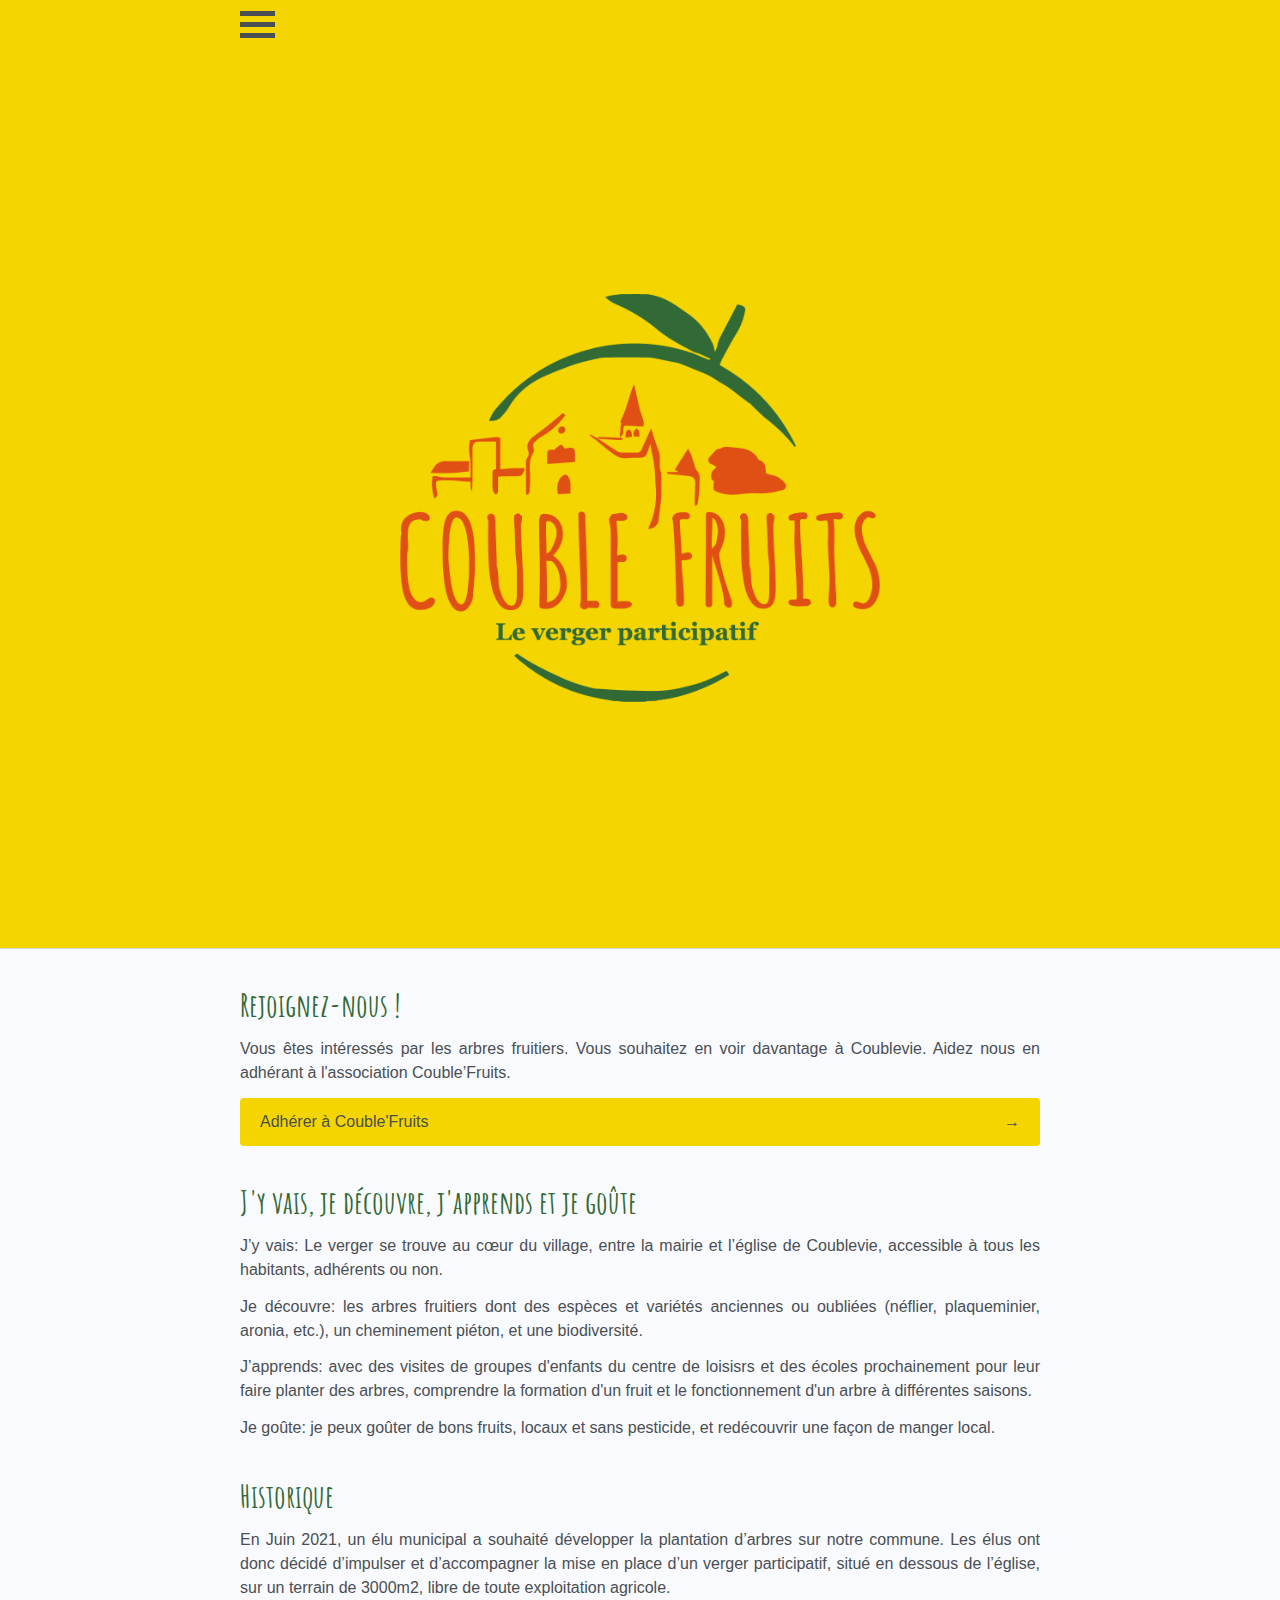
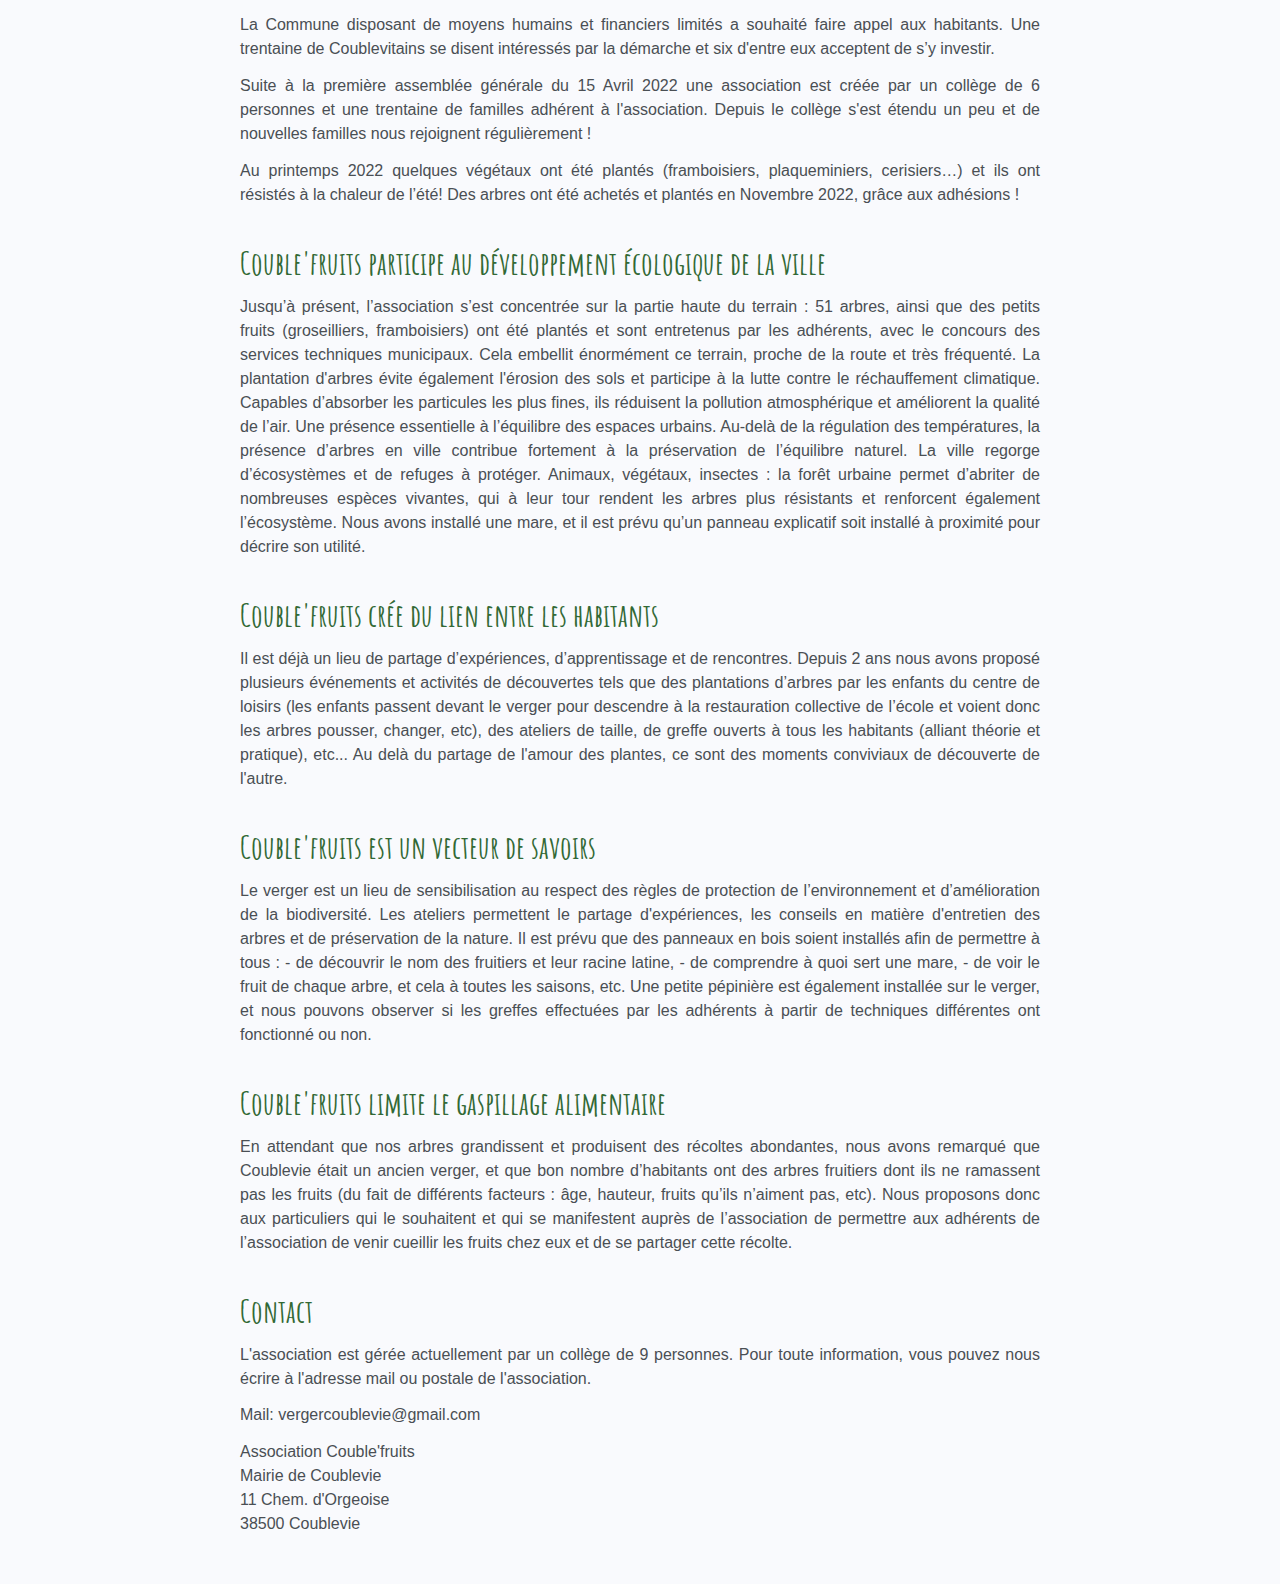
<file: index.html>
<!DOCTYPE html>
<html lang="en">
  <head>
    <meta http-equiv="Content-Type" content="text/html; charset=UTF-8" />
    <meta http-equiv="X-UA-Compatible" content="IE=edge" />
    <meta name="viewport" content="width=device-width, initial-scale=1.0" />
    <title>Couble'Fruits</title>

    <link rel="icon" type="image/png" href="./img/logo.png" />

    <link rel="stylesheet" href="./css/reset.css" />
    <link rel="stylesheet" href="./css/style.css" />

    
  </head>

  <body>

    <div id="mySidenav" class="sidenav">
      <a id="closeBtn" href="#" class="close">×</a>
      <ul>
	
    <li><a href="index.html#Accueil">	 	 Accueil</a></li>
    <li><a href="actus.html#Actus">         	  Actualités </a></li>
    <li><a href="plan.html#Plan">  	 	  Plan du verger</a></li>
    <li><a href="historique.html#Historique">     Historique</a></li>
    <!-- <li><a href="presse.html#Presse"> 		  Articles de Presse</a></li>     -->
    <!-- <li><a href="photos.html#Photos">     	  Photos</a></li> -->
    <li><a href="contact.html#Contact">     	  Contact et adhésion</a></li>
      </ul>
    </div>
    
    <div class="navBar">
      <div class="navButtonCtn">
      <a href="#" id="openBtn">
        <span class="burger-icon">
          <span></span>
          <span></span>
          <span></span>
        </span>
      </a>
    </div>
    </div>
    

    <div class="Head">
      <img class="HeadLogo" src="./img/logo.png" alt="logo coublefruits" />
    </div>

    <section class="section">
      <h2>Rejoignez-nous !</h2>
      <p>
        Vous êtes intéressés par les arbres fruitiers. Vous souhaitez en voir
        davantage à Coublevie. Aidez nous en adhérant à l'association
        Couble’Fruits.
      </p>
      <a
        href="https://www.helloasso.com/associations/couble-fruits/adhesions/bulletin-d-adhesion-2025"
        class="AdhesionBtn"
        ><span>Adhérer à Couble'Fruits</span><span> &rarr;</span></a
      >
    </section>

    <div class="section">
      <h2>J'y vais, je découvre, j'apprends et je goûte</h2>

      <p>
        J’y vais: Le verger se trouve au cœur du village, entre la mairie et
        l’église de Coublevie, accessible à tous les habitants, adhérents ou
        non.
      </p>
      <p>
        Je découvre: les arbres fruitiers dont des espèces et variétés anciennes
        ou oubliées (néflier, plaqueminier, aronia, etc.), un cheminement
        piéton, et une biodiversité.
      </p>
      <p>
        J’apprends: avec des visites de groupes d'enfants du centre de loisisrs
        et des écoles prochainement pour leur faire planter des arbres,
        comprendre la formation d'un fruit et le fonctionnement d'un arbre à
        différentes saisons.
      </p>
      Je goûte: je peux goûter de bons fruits, locaux et sans pesticide, et
      redécouvrir une façon de manger local.
    </div>

    <div class="section">
      <h2>Historique</h2>
      <p>
        En Juin 2021, un élu municipal a souhaité développer la plantation
        d’arbres sur notre commune. Les élus ont donc décidé d’impulser et
        d’accompagner la mise en place d’un verger participatif, situé en
        dessous de l’église, sur un terrain de 3000m2, libre de toute
        exploitation agricole.
      </p>
      <p>
        La Commune disposant de moyens humains et financiers limités a souhaité
        faire appel aux habitants. Une trentaine de Coublevitains se disent
        intéressés par la démarche et six d'entre eux acceptent de s’y investir.
      </p>
      <p>
        Suite à la première assemblée générale du 15 Avril 2022 une association
        est créée par un collège de 6 personnes et une trentaine de familles
        adhérent à l'association. Depuis le collège s'est étendu un peu et de
        nouvelles familles nous rejoignent régulièrement !
      </p>
      <p>
        Au printemps 2022 quelques végétaux ont été plantés (framboisiers,
        plaqueminiers, cerisiers…) et ils ont résistés à la chaleur de l’été!
        Des arbres ont été achetés et plantés en Novembre 2022, grâce aux
        adhésions !
      </p>
    </div>

    <div class="section">
      <h2>Couble'fruits participe au développement écologique de la ville</h2>
      <p>
        Jusqu’à présent, l’association s’est concentrée sur la partie haute du
        terrain : 51 arbres, ainsi que des petits fruits (groseilliers,
        framboisiers) ont été plantés et sont entretenus par les adhérents, avec
        le concours des services techniques municipaux. Cela embellit énormément
        ce terrain, proche de la route et très fréquenté. La plantation d'arbres
        évite également l'érosion des sols et participe à la lutte contre le
        réchauffement climatique. Capables d’absorber les particules les plus
        fines, ils réduisent la pollution atmosphérique et améliorent la qualité
        de l’air. Une présence essentielle à l’équilibre des espaces urbains.
        Au-delà de la régulation des températures, la présence d’arbres en ville
        contribue fortement à la préservation de l’équilibre naturel. La ville
        regorge d’écosystèmes et de refuges à protéger. Animaux, végétaux,
        insectes : la forêt urbaine permet d’abriter de nombreuses espèces
        vivantes, qui à leur tour rendent les arbres plus résistants et
        renforcent également l’écosystème. Nous avons installé une mare, et il
        est prévu qu’un panneau explicatif soit installé à proximité pour
        décrire son utilité.
      </p>
    </div>

    <div class="section">
      <h2>Couble'fruits crée du lien entre les habitants</h2>
      <p>
        Il est déjà un lieu de partage d’expériences, d’apprentissage et de
        rencontres. Depuis 2 ans nous avons proposé plusieurs événements et
        activités de découvertes tels que des plantations d’arbres par les
        enfants du centre de loisirs (les enfants passent devant le verger pour
        descendre à la restauration collective de l’école et voient donc les
        arbres pousser, changer, etc), des ateliers de taille, de greffe ouverts
        à tous les habitants (alliant théorie et pratique), etc... Au delà du
        partage de l'amour des plantes, ce sont des moments conviviaux de
        découverte de l'autre.
      </p>
    </div>

    <div class="section">
      <h2>Couble'fruits est un vecteur de savoirs</h2>
      <p>
        Le verger est un lieu de sensibilisation au respect des règles de
        protection de l’environnement et d’amélioration de la biodiversité. Les
        ateliers permettent le partage d'expériences, les conseils en matière
        d'entretien des arbres et de préservation de la nature. Il est prévu que
        des panneaux en bois soient installés afin de permettre à tous : - de
        découvrir le nom des fruitiers et leur racine latine, - de comprendre à
        quoi sert une mare, - de voir le fruit de chaque arbre, et cela à toutes
        les saisons, etc. Une petite pépinière est également installée sur le
        verger, et nous pouvons observer si les greffes effectuées par les
        adhérents à partir de techniques différentes ont fonctionné ou non.
      </p>
    </div>

    <div class="section">
      <h2>Couble'fruits limite le gaspillage alimentaire</h2>
      <p>
        En attendant que nos arbres grandissent et produisent des récoltes
        abondantes, nous avons remarqué que Coublevie était un ancien verger, et
        que bon nombre d’habitants ont des arbres fruitiers dont ils ne
        ramassent pas les fruits (du fait de différents facteurs : âge, hauteur,
        fruits qu’ils n’aiment pas, etc). Nous proposons donc aux particuliers
        qui le souhaitent et qui se manifestent auprès de l’association de
        permettre aux adhérents de l’association de venir cueillir les fruits
        chez eux et de se partager cette récolte.
      </p>
    </div>

    <div class="section">
      <h2>Contact</h2>
      <p>
        L'association est gérée actuellement par un collège de 9 personnes. Pour
        toute information, vous pouvez nous écrire à l'adresse mail ou postale
        de l'association.
      </p>

      <p>
        Mail:
        <a href="mailto:vergercoublevie@gmail.com">vergercoublevie@gmail.com</a>
      </p>

      <p>
        Association Couble'fruits <br>
        Mairie de Coublevie <br>
        11 Chem. d'Orgeoise <br>
        38500 Coublevie
      </p>
    </div>

    <footer class="Footer"></footer>


    <script type="text/javascript" src="./js/sidenav.js"></script>
  </body>
</html>
</file>
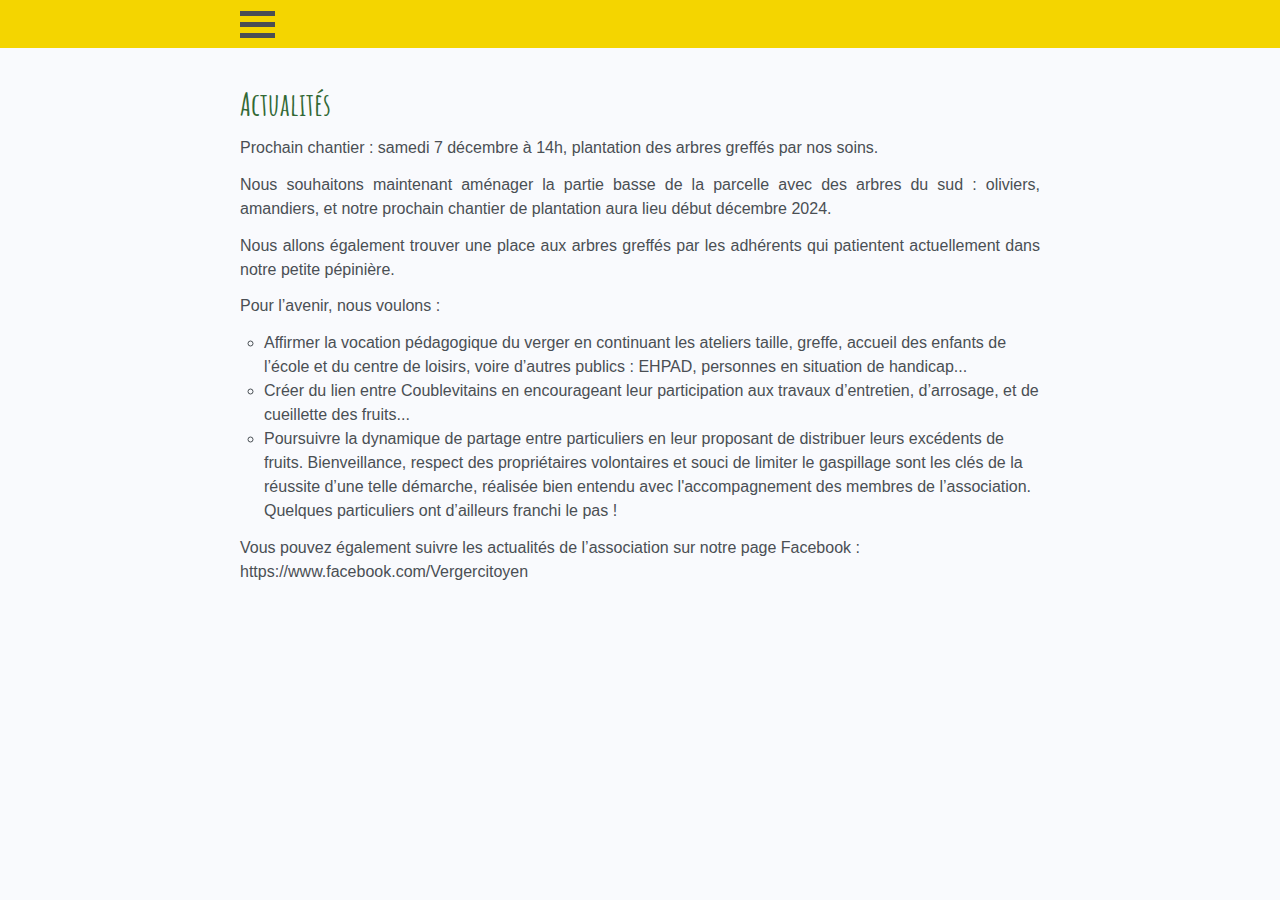
<file: actus.html>
<!DOCTYPE html>
<html lang="en">
  <head>
    <meta http-equiv="Content-Type" content="text/html; charset=UTF-8" />
    <meta http-equiv="X-UA-Compatible" content="IE=edge" />
    <meta name="viewport" content="width=device-width, initial-scale=1.0" />
    <title>Couble'Fruits</title>

    <link rel="icon" type="image/png" href="./img/logo.png" />

    <link rel="stylesheet" href="./css/reset.css" />
    <link rel="stylesheet" href="./css/style.css" />

    
  </head>

  <body>

    <div id="mySidenav" class="sidenav">
      <a id="closeBtn" href="#" class="close">×</a>
      <ul>
	
        <li><a href="index.html#Accueil">	 	 Accueil</a></li>
        <li><a href="actus.html#Actus">         	  Actualités </a></li>
        <li><a href="plan.html#Plan">  	 	  Plan du verger</a></li>
        <li><a href="historique.html#Historique">     Historique</a></li>
        <!-- <li><a href="presse.html#Presse"> 		  Articles de Presse</a></li>     -->
        <!-- <li><a href="photos.html#Photos">     	  Photos</a></li> -->
        <li><a href="contact.html#Contact">     	  Contact et adhésion</a></li>
          </ul>
    </div>
    
    <div class="navBar">
      <div class="navButtonCtn">
      <a href="#" id="openBtn">
        <span class="burger-icon">
          <span></span>
          <span></span>
          <span></span>
        </span>
      </a>
    </div>
    </div>
<div class="section">

  <h2 id ="Actus">Actualités</h2>

<p>Prochain chantier : samedi 7 décembre à 14h, plantation des arbres greffés par nos soins.</p>

<p>
Nous souhaitons maintenant aménager la partie basse de la parcelle avec des arbres du sud : oliviers, amandiers, et notre prochain chantier de plantation aura lieu début décembre 2024.</p>

<p>
Nous allons également trouver une place aux arbres greffés par les adhérents qui patientent actuellement dans notre petite pépinière.</p> 

<p>Pour l’avenir, nous voulons :
<ul>
<li>Affirmer la vocation pédagogique du verger en continuant les ateliers taille, greffe, accueil des enfants de l’école et du centre de loisirs, voire d’autres publics : EHPAD, personnes en situation de handicap...</li>
<li> Créer du lien entre Coublevitains en encourageant leur participation aux travaux d’entretien, d’arrosage, et de cueillette des fruits...</li>
<li> Poursuivre la dynamique de partage entre particuliers en leur proposant de distribuer leurs excédents de fruits. Bienveillance, respect des propriétaires volontaires et souci de limiter le gaspillage sont les clés de la réussite d’une telle démarche, réalisée bien entendu avec
l'accompagnement des membres de l’association. Quelques particuliers ont d’ailleurs franchi le pas !</li>
</ul>
</p>


Vous pouvez également suivre les actualités de l’association sur notre page Facebook : https://www.facebook.com/Vergercitoyen

</div>
    <footer class="Footer"></footer>


    <script type="text/javascript" src="./js/sidenav.js"></script>
  </body>
</html>
</file>
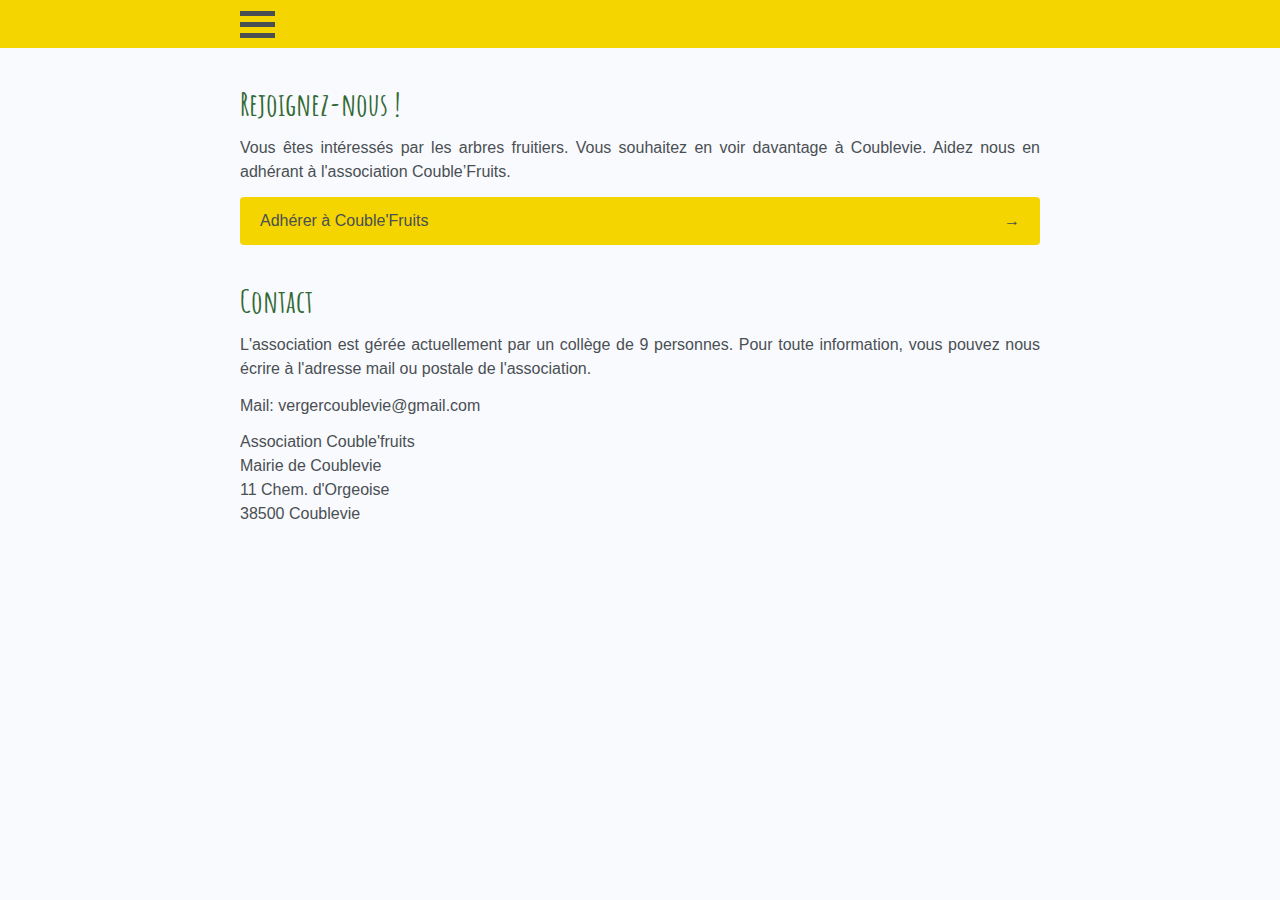
<file: contact.html>
<!DOCTYPE html>
<html lang="en">
  <head>
    <meta http-equiv="Content-Type" content="text/html; charset=UTF-8" />
    <meta http-equiv="X-UA-Compatible" content="IE=edge" />
    <meta name="viewport" content="width=device-width, initial-scale=1.0" />
    <title>Couble'Fruits</title>

    <link rel="icon" type="image/png" href="./img/logo.png" />

    <link rel="stylesheet" href="./css/reset.css" />
    <link rel="stylesheet" href="./css/style.css" />

    
  </head>

  <body>

    <div id="mySidenav" class="sidenav">
      <a id="closeBtn" href="#" class="close">×</a>
      <ul>
	
        <li><a href="index.html#Accueil">	 	 Accueil</a></li>
        <li><a href="actus.html#Actus">         	  Actualités </a></li>
        <li><a href="plan.html#Plan">  	 	  Plan du verger</a></li>
        <li><a href="historique.html#Historique">     Historique</a></li>
        <!-- <li><a href="presse.html#Presse"> 		  Articles de Presse</a></li>     -->
        <!-- <li><a href="photos.html#Photos">     	  Photos</a></li> -->
        <li><a href="contact.html#Contact">     	  Contact et adhésion</a></li>
          </ul>
    </div>
    
    <div class="navBar">
      <div class="navButtonCtn">
      <a href="#" id="openBtn">
        <span class="burger-icon">
          <span></span>
          <span></span>
          <span></span>
        </span>
      </a>
    </div>
    </div>

    <section class="section">
      <h2>Rejoignez-nous !</h2>
      <p>
        Vous êtes intéressés par les arbres fruitiers. Vous souhaitez en voir
        davantage à Coublevie. Aidez nous en adhérant à l'association
        Couble’Fruits.
      </p>
      <a
        href="https://www.helloasso.com/associations/couble-fruits/adhesions/bulletin-d-adhesion-2025"
        class="AdhesionBtn"
        ><span>Adhérer à Couble'Fruits</span><span> &rarr;</span></a
      >
    </section>

    <div class="section">
      <h2>Contact</h2>
      <p>
        L'association est gérée actuellement par un collège de 9 personnes. Pour
        toute information, vous pouvez nous écrire à l'adresse mail ou postale
        de l'association.
      </p>

      <p>
        Mail:
        <a href="mailto:vergercoublevie@gmail.com">vergercoublevie@gmail.com</a>
      </p>

      <p>
        Association Couble'fruits <br>
        Mairie de Coublevie <br>
        11 Chem. d'Orgeoise <br>
        38500 Coublevie
      </p>
    </div>

    <footer class="Footer"></footer>


    <script type="text/javascript" src="./js/sidenav.js"></script>
  </body>
</html>
</file>
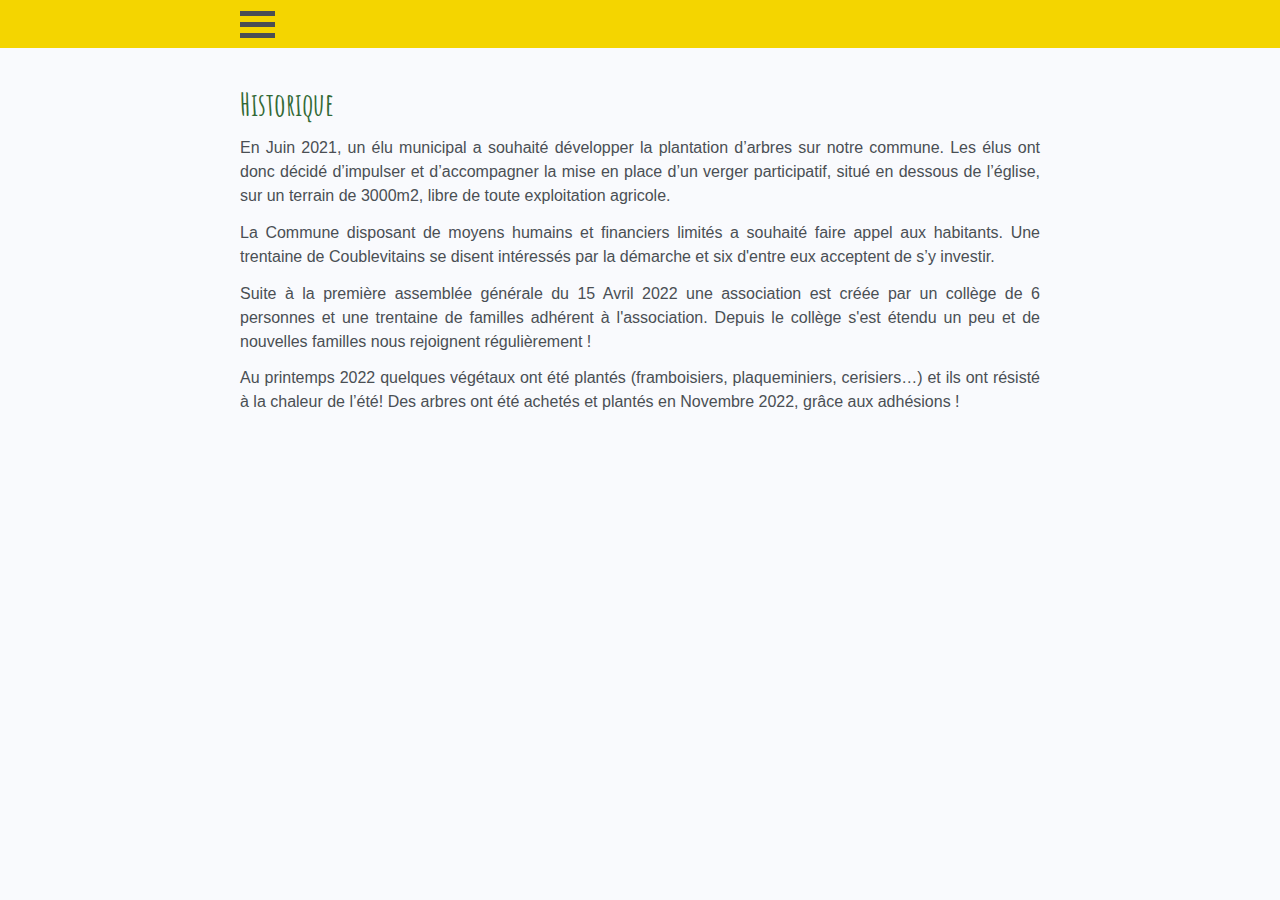
<file: historique.html>
<!DOCTYPE html>
<html lang="en">
  <head>
    <meta http-equiv="Content-Type" content="text/html; charset=UTF-8" />
    <meta http-equiv="X-UA-Compatible" content="IE=edge" />
    <meta name="viewport" content="width=device-width, initial-scale=1.0" />
    <title>Couble'Fruits</title>

    <link rel="icon" type="image/png" href="./img/logo.png" />

    <link rel="stylesheet" href="./css/reset.css" />
    <link rel="stylesheet" href="./css/style.css" />

    
  </head>

  <body>

    <div id="mySidenav" class="sidenav">
      <a id="closeBtn" href="#" class="close">×</a>
      <ul>
	
        <li><a href="index.html#Accueil">	 	 Accueil</a></li>
        <li><a href="actus.html#Actus">         	  Actualités </a></li>
        <li><a href="plan.html#Plan">  	 	  Plan du verger</a></li>
        <li><a href="historique.html#Historique">     Historique</a></li>
        <!-- <li><a href="presse.html#Presse"> 		  Articles de Presse</a></li>     -->
        <!-- <li><a href="photos.html#Photos">     	  Photos</a></li> -->
        <li><a href="contact.html#Contact">     	  Contact et adhésion</a></li>
          </ul>
    </div>
    
    <div class="navBar">
      <div class="navButtonCtn">
      <a href="#" id="openBtn">
        <span class="burger-icon">
          <span></span>
          <span></span>
          <span></span>
        </span>
      </a>
    </div>
    </div>
<div class="section">
     <h2 id="Historique">Historique</h2>
<p>

 	<p>
           En Juin 2021, un élu municipal a souhaité développer la plantation d’arbres sur notre commune. Les élus ont
           donc décidé d’impulser et d’accompagner la mise en place d’un verger participatif, situé en dessous de
           l’église, sur un terrain de 3000m2, libre de toute exploitation agricole.
        </p>
        <p>
            La Commune disposant de moyens humains et financiers limités a souhaité faire appel aux habitants.
                Une trentaine de Coublevitains se disent intéressés par la démarche et six d'entre eux acceptent de s’y investir.
        </p>
        <p>
            Suite à la première assemblée générale du 15 Avril 2022 une association est créée par un collège de 6 personnes et une trentaine de familles adhérent à l'association. Depuis le collège s'est étendu un peu et de nouvelles familles nous rejoignent régulièrement !

        <p>
            Au printemps 2022 quelques végétaux ont été plantés (framboisiers, plaqueminiers, cerisiers…) et ils ont
            résisté à la chaleur de l’été! Des arbres ont été achetés et plantés en Novembre 2022, grâce aux
            adhésions !
        </p>

</div>
    <footer class="Footer"></footer>


    <script type="text/javascript" src="./js/sidenav.js"></script>
  </body>
</html>
</file>
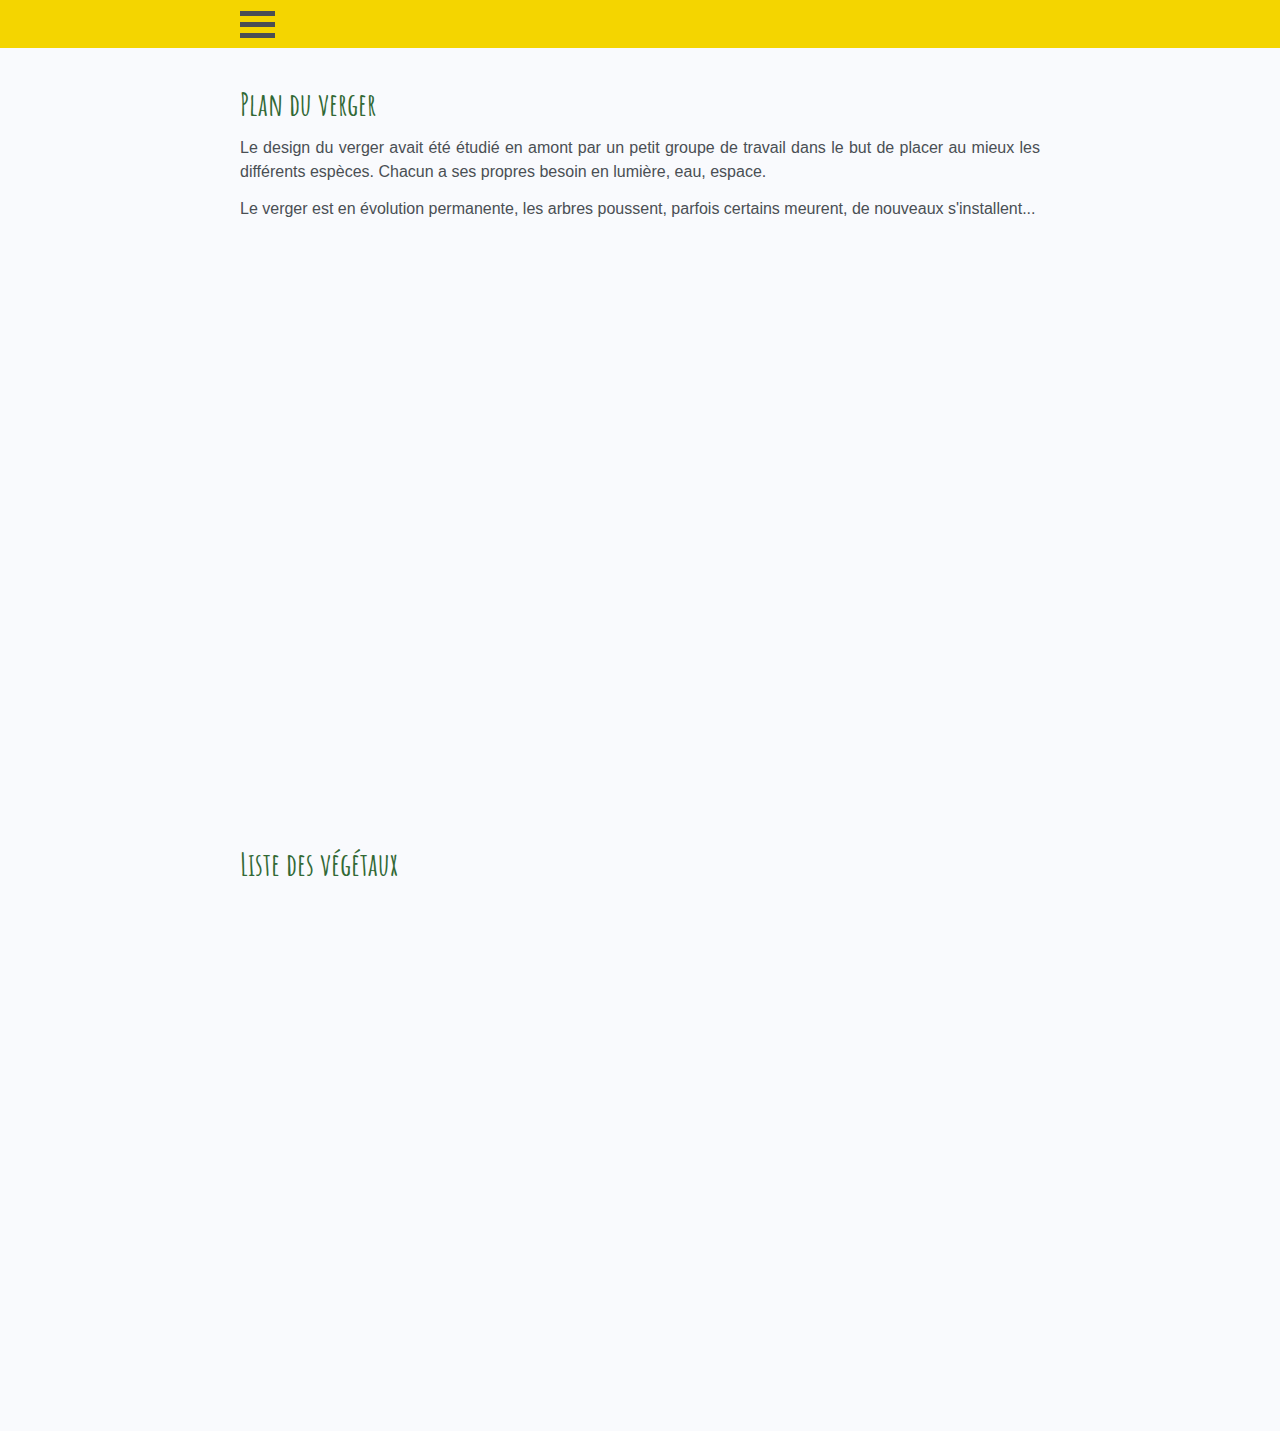
<file: plan.html>
<!DOCTYPE html>
<html lang="en">
  <head>
    <meta http-equiv="Content-Type" content="text/html; charset=UTF-8" />
    <meta http-equiv="X-UA-Compatible" content="IE=edge" />
    <meta name="viewport" content="width=device-width, initial-scale=1.0" />
    <title>Couble'Fruits</title>

    <link rel="icon" type="image/png" href="./img/logo.png" />

    <link rel="stylesheet" href="./css/reset.css" />
    <link rel="stylesheet" href="./css/style.css" />
  </head>

  <body>

    <div id="mySidenav" class="sidenav">
      <a id="closeBtn" href="#" class="close">×</a>
      <ul>
	
        <li><a href="index.html#Accueil">	 	 Accueil</a></li>
        <li><a href="actus.html#Actus">         	  Actualités </a></li>
        <li><a href="plan.html#Plan">  	 	  Plan du verger</a></li>
        <li><a href="historique.html#Historique">     Historique</a></li>
        <!-- <li><a href="presse.html#Presse"> 		  Articles de Presse</a></li>     -->
        <!-- <li><a href="photos.html#Photos">     	  Photos</a></li> -->
        <li><a href="contact.html#Contact">     	  Contact et adhésion</a></li>
          </ul>
    </div>
    
    <div class="navBar">
      <div class="navButtonCtn">
      <a href="#" id="openBtn">
        <span class="burger-icon">
          <span></span>
          <span></span>
          <span></span>
        </span>
      </a>
    </div>
    </div>
<div class="section">
      <h2 id ="Plan">Plan du verger</h2>

<p>
Le design du verger avait été étudié en amont par un petit groupe de travail dans le but de
placer au mieux les différents espèces. Chacun a ses propres besoin en lumière, eau, espace.</p>

<p>
Le verger est en évolution permanente, les arbres poussent, parfois certains meurent, de nouveaux s'installent...</p>

<iframe id="PlanFrame" class="PlanFrame" src="https://drive.google.com/file/d/15uvaxS09E4552seZ3NRW-DFwtSDwnpu3/preview"  allow="autoplay"></iframe>

</div>
<div class="section">
  <h2 id ="Plan">Liste des végétaux</h2>
  <iframe class="VarieteFrame" src="https://docs.google.com/spreadsheets/d/e/2PACX-1vRabBCTIH7p3B-NZmjkBFSqmYI1LgC3yTVUCxEfns90FtSkODu3TBcFgiUz9PEATfOT3HyjHrw796vF/pubhtml?widget=true&amp;headers=false"></iframe>
  </div>
  
    <footer class="Footer"></footer>


    <script type="text/javascript" src="./js/sidenav.js"></script>
  </body>
  
</html>
</file>
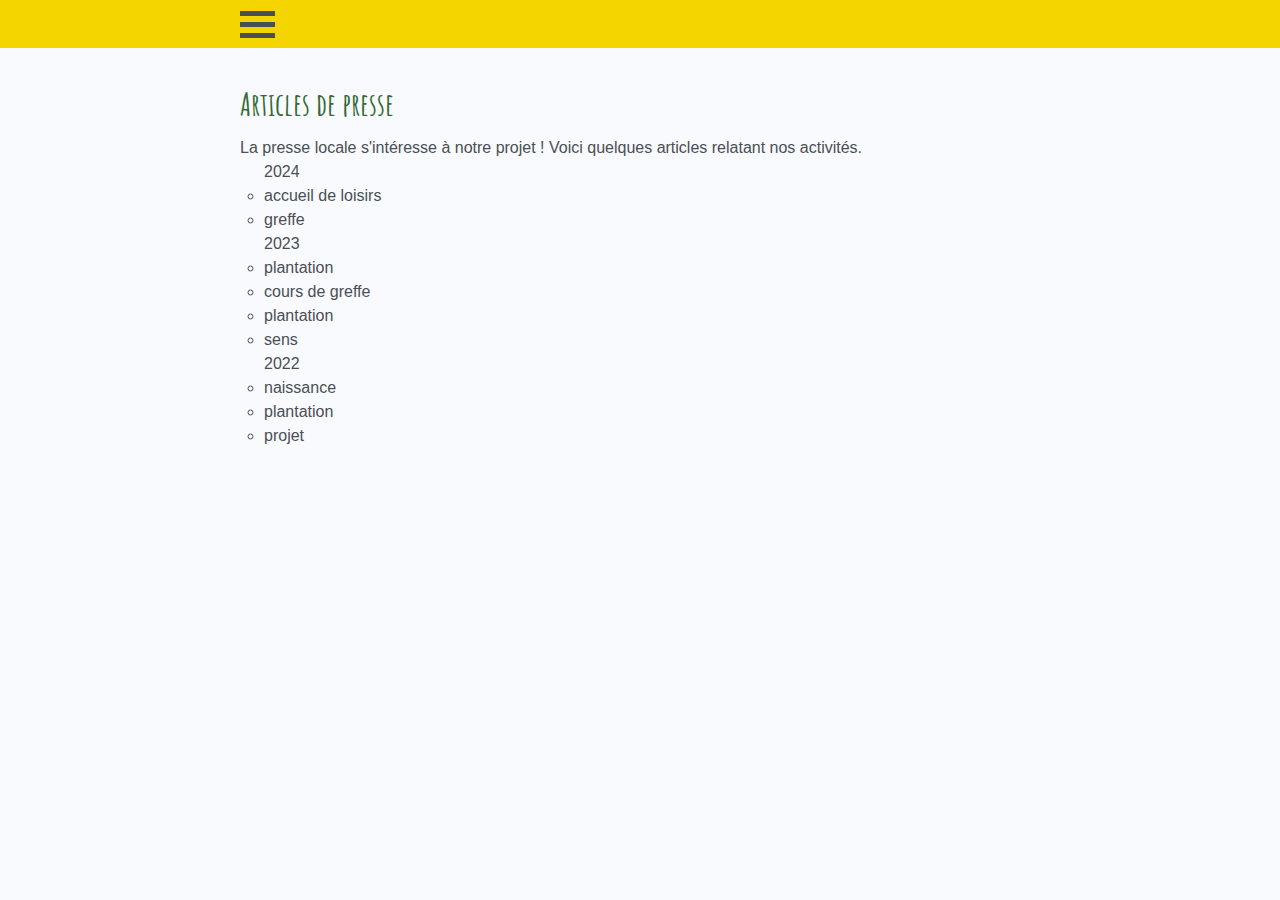
<file: presse.html>
<!DOCTYPE html>
<html lang="en">
  <head>
    <meta http-equiv="Content-Type" content="text/html; charset=UTF-8" />
    <meta http-equiv="X-UA-Compatible" content="IE=edge" />
    <meta name="viewport" content="width=device-width, initial-scale=1.0" />
    <title>Couble'Fruits</title>

    <link rel="icon" type="image/png" href="./img/logo.png" />

    <link rel="stylesheet" href="./css/reset.css" />
    <link rel="stylesheet" href="./css/style.css" />

    
  </head>

  <body>

    <div id="mySidenav" class="sidenav">
      <a id="closeBtn" href="#" class="close">×</a>
      <ul>
	
        <li><a href="index.html#Accueil">	 	 Accueil</a></li>
        <li><a href="actus.html#Actus">         	  Actualités </a></li>
        <li><a href="plan.html#Plan">  	 	  Plan du verger</a></li>
        <li><a href="historique.html#Historique">     Historique</a></li>
        <!-- <li><a href="presse.html#Presse"> 		  Articles de Presse</a></li>     -->
        <!-- <li><a href="photos.html#Photos">     	  Photos</a></li> -->
        <li><a href="contact.html#Contact">     	  Contact et adhésion</a></li>
          </ul>
    </div>
    
    <div class="navBar">
      <div class="navButtonCtn">
      <a href="#" id="openBtn">
        <span class="burger-icon">
          <span></span>
          <span></span>
          <span></span>
        </span>
      </a>
    </div>
    </div>
<div class="section">
    <h2 id="Presse"> Articles de presse</h2>

La presse locale s'intéresse à notre projet ! Voici quelques articles relatant nos activités.
<ul> 2024
<li><a href="presse/2024_05_DL.pdf"> accueil de loisirs</a></li>
<li><a href="presse/2024_03_DL.pdf"> greffe</a></li>
</ul>

<ul> 2023
<li><a href="presse/2023_03_25_DL.pdf"> plantation</a></li>
<li><a href="presse/2023_03_06_DL.pdf"> cours de greffe</a></li>
<li><a href="presse/2023_02_DL.jpg"> plantation</a></li>
<li><a href="presse/2023_voironmag.pdf"> sens</a></li>
</ul>

<ul> 2022
<li><a href="presse/2022_04_DL.pdf"> naissance</a></li>
<li><a href="presse/2022_03_DL.pdf"> plantation</a></li>
<li><a href="presse/2022_02_DL.jpg"> projet</a></li>
</ul>
</div>
    <footer class="Footer"></footer>


    <script type="text/javascript" src="./js/sidenav.js"></script>
  </body>
</html>
</file>
<file: css/style.css>
@font-face {
  font-family: "AmaticSC";
  src: url("../fonts/AmaticSC-Bold.ttf");
}

html {
  --yellow: #f4d500;
  --green: #326935;
  --orange: #e04612;

  --text-main-color: rgb(74 79 84);

  --max-width: 800px;
}

body {
  font-family: -apple-system, BlinkMacSystemFont, "Segoe UI", Roboto,
    "Helvetica Neue", Arial, sans-serif, "Apple Color Emoji", "Segoe UI Emoji",
    "Segoe UI Symbol";
  line-height: 1.5;
  color: var(--text-main-color);
  background-color: #f9fafd;
}

a:link {
  text-decoration: none;
  color: inherit;
}

a:visited {
  text-decoration: none;
}

a:hover {
  text-decoration: none;
}

a:active {
  text-decoration: none;
}

p {
  margin: 0.8em 0;
  text-align: justify;
}

ul {
  padding-left: 1.5em;
}

ul > li {
  /* padding-left: 1em; */
  list-style: circle;
}

h2 {
  font-family: "AmaticSC";
  font-size: 2em;
  /* font-weight: bold; */
  margin: 0.5em 0;
  color: var(--green);
  line-height: 1;
}

.navBar {
  width: 100%;
  background-color: var(--yellow);
  position: sticky;
  top: 0;
  height: 3em;
  display: flex;
  align-items: center;
}

.navButtonCtn {
  max-width: var(--max-width);
  width: var(--max-width);
  margin: auto;
  padding: 0 1em;
}

/* Sidenav menu */
.sidenav {
  height: 100%;
  width: 250px;
  position: fixed;
  z-index: 1;
  top: 0;
  left: -250px;
  background-color: #e8e8e8;
  padding-top: 60px;
  transition: left 0.5s ease;
}

/* Sidenav menu links */
.sidenav a {
  padding: 8px 8px 8px 32px;
  text-decoration: none;
  font-size: 25px;
  color: #818181;
  display: block;
  transition: 0.3s;
}

.sidenav a:hover {
  color: #111;
}

.sidenav ul {
  list-style-type: none;
  padding: 0;
  margin: 0;
}

/* Active class */
.sidenav.active {
  left: 0;
}

/* Close btn */
.sidenav .close {
  position: absolute;
  top: 0;
  right: 25px;
  font-size: 36px;
}

/* Icône burger */
.burger-icon span {
  display: block;
  width: 35px;
  height: 5px;
  background-color: var(--text-main-color);
  margin: 6px 0;
}

.section {
  width: 800px;
  max-width: 80%;
  margin-left: auto;
  margin-right: auto;
  margin-top: 2.5em;
}

.Head {
  height: 100vh;

  display: flex;

  background-color: var(--yellow);
  border-bottom: 1px solid #d1d6de;
}

.HeadLogo {
  width: 30em;
  max-width: 80%;
  height: auto;

  display: block;
  margin: auto;
}

.AdhesionBtn {
  display: flex;
  align-items: center;
  justify-content: space-between;

  box-sizing: border-box;

  background-color: var(--yellow);
  border-radius: 4px;
  border-style: none;

  cursor: pointer;

  width: 100%;
  min-height: 3em;
  padding: 9px 20px 8px;

  color: var(--green);
  font-weight: 500;
}

.AdhesionBtn:hover,
.AdhesionBtn:focus {
  opacity: 0.75;
}

.VarieteFrame {
  width: 100%;
  height: 30em;
}

.PlanFrame {
  width: 100%;
  aspect-ratio: 1.41;
}

.Footer {
    margin-top: 3rem;
}
</file>
